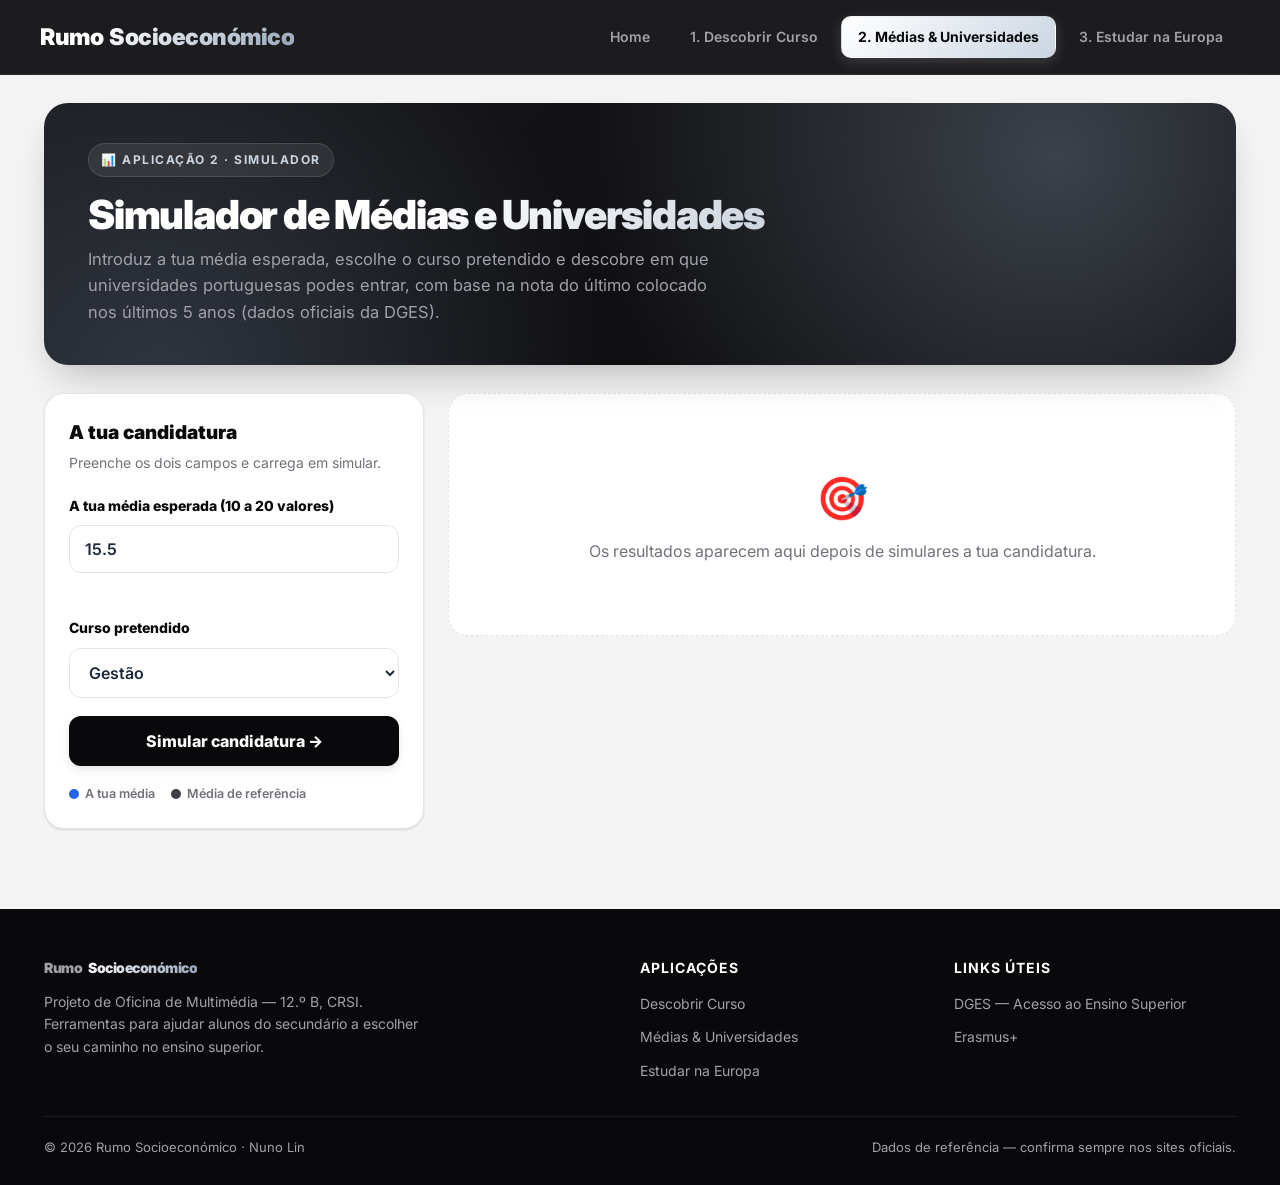
<file: medias.html>
<!DOCTYPE html>
<html lang="pt-PT">
<head>
    <meta charset="UTF-8">
    <meta name="viewport" content="width=device-width, initial-scale=1.0">
    <title>Médias & Universidades — Rumo Socioeconómico</title>
    <link rel="preconnect" href="https://fonts.googleapis.com">
    <link href="https://fonts.googleapis.com/css2?family=Inter:wght@400;500;600;700;800;900&display=swap" rel="stylesheet">
    <link rel="stylesheet" href="Estilos.css">
    <style>
        .sim-layout { display: grid; grid-template-columns: 380px 1fr; gap: 24px; align-items: start; }

        .sim-form { position: sticky; top: 96px; }
        .sim-form h3 { font-size: 19px; font-weight: 900; color: var(--preto); margin-bottom: 4px; }
        .sim-form .sub { font-size: 14px; color: var(--cinza); margin-bottom: 20px; }

        .form-group { display: flex; flex-direction: column; gap: 8px; margin-bottom: 18px; }
        label { font-weight: 800; color: var(--preto); font-size: 14px; }

        input[type="number"], select {
            padding: 13px 15px; border-radius: 12px;
            border: 1px solid var(--cinza-claro); background: var(--branco);
            color: #1e293b; font-size: 16px; font-family: inherit; font-weight: 600;
            transition: border-color .2s, box-shadow .2s;
        }
        input[type="number"]:focus, select:focus { outline: none; border-color: var(--preto); box-shadow: 0 0 0 4px rgba(0,0,0,.06); }
        .erro { color: #dc2626; font-size: 13px; font-weight: 700; min-height: 18px; }

        .btn-simulate {
            width: 100%; background: var(--preto); color: #fff; border: none;
            padding: 15px; font-size: 16px; font-weight: 800; border-radius: 12px;
            cursor: pointer; font-family: inherit; transition: background .2s, transform .2s;
            box-shadow: var(--sombra-md);
        }
        .btn-simulate:hover { background: var(--cinza-escuro); transform: translateY(-2px); }

        .legenda { display: flex; gap: 16px; margin-top: 18px; font-size: 12.5px; color: var(--cinza); font-weight: 600; }
        .legenda i { display: inline-block; width: 10px; height: 10px; border-radius: 50%; margin-right: 6px; vertical-align: middle; }

        /* Estado inicial (antes de simular) */
        .vazio-inicial {
            text-align: center; padding: 70px 30px; color: var(--cinza);
            background: var(--branco); border: 1px dashed var(--cinza-claro); border-radius: 20px;
        }
        .vazio-inicial b { display: block; font-size: 42px; margin-bottom: 8px; }

        /* Resultados */
        .results-section { display: none; animation: entrar .4s ease both; }
        .results-title { font-size: 22px; font-weight: 900; color: var(--preto); margin-bottom: 6px; }
        #resumo { color: var(--cinza-escuro); font-size: 15px; margin-bottom: 18px; }
        #resumo b { color: var(--preto); }

        .uni-card {
            background: var(--branco); border: 1px solid var(--cinza-claro);
            border-left: 5px solid var(--cinza-claro);
            border-radius: 16px; padding: 20px 22px; margin-bottom: 14px;
            display: flex; justify-content: space-between; align-items: center; gap: 20px;
            box-shadow: var(--sombra-sm); transition: transform .2s, box-shadow .2s;
            animation: entrar .4s ease both;
        }
        .uni-card:hover { transform: translateY(-3px); box-shadow: var(--sombra-md); }
        .uni-card.ok { border-left-color: #16a34a; }
        .uni-card.nao { border-left-color: #dc2626; }

        .uni-info { flex: 1; min-width: 0; }
        .uni-pop { font-size: 11.5px; font-weight: 800; color: var(--cinza); text-transform: uppercase; letter-spacing: .6px; }
        .uni-info h3 { font-size: 17px; font-weight: 800; color: var(--preto); margin: 2px 0 4px; line-height: 1.3; }
        .uni-meta { font-size: 14px; color: var(--cinza); }
        .uni-meta span { font-weight: 800; color: var(--preto); }

        .uni-notas { font-size: 12.5px; color: var(--cinza); margin-top: 4px; }
        .uni-notas b { color: var(--cinza-escuro); }

        .escala { position: relative; height: 6px; border-radius: 999px; background: var(--fundo); margin-top: 14px; max-width: 420px; }
        .escala i { position: absolute; top: 50%; width: 14px; height: 14px; border-radius: 50%; transform: translate(-50%, -50%); border: 2px solid #fff; box-shadow: var(--sombra-sm); }
        .escala .ref { background: var(--cinza-escuro); }
        .escala .aluno { background: #2563eb; }

        .uni-status { text-align: right; display: flex; flex-direction: column; align-items: flex-end; gap: 10px; }
        .badge-pos, .badge-neg { padding: 5px 12px; border-radius: 999px; font-size: 12.5px; font-weight: 800; white-space: nowrap; }
        .badge-pos { background: #dcfce7; color: #166534; }
        .badge-neg { background: #fee2e2; color: #991b1b; }

        .btn-uni-link {
            background: var(--preto); color: #fff; text-decoration: none;
            padding: 8px 14px; border-radius: 10px; font-size: 13px; font-weight: 700;
            white-space: nowrap; transition: background .2s;
        }
        .btn-uni-link:hover { background: var(--cinza-escuro); }

        .no-results { text-align: center; padding: 30px; color: var(--cinza); font-style: italic; }

        @media (max-width: 920px) {
            .sim-layout { grid-template-columns: 1fr; }
            .sim-form { position: static; }
            .uni-card { flex-direction: column; align-items: flex-start; }
            .uni-status { align-items: flex-start; flex-direction: row; }
        }
    </style>
</head>
<body>

    <!-- Barra de Navegação Superior -->
    <nav class="navbar">
        <a href="HTMLProjeto.html" class="navbar-brand">Rumo<span>Socioeconómico</span></a>
        <input type="checkbox" id="menu-toggle" class="menu-toggle">
        <label for="menu-toggle" class="menu-btn" aria-label="Abrir menu">☰</label>
        <ul class="nav-links">
            <li><a href="HTMLProjeto.html">Home</a></li>
            <li><a href="questionario.html">1. Descobrir Curso</a></li>
            <li><a href="medias.html" class="active">2. Médias & Universidades</a></li>
            <li><a href="europa.html">3. Estudar na Europa</a></li>
        </ul>
    </nav>

    <main class="contentor">
        <header class="page-hero">
            <span class="eyebrow">📊 Aplicação 2 · Simulador</span>
            <h1>Simulador de Médias e Universidades</h1>
            <p>Introduz a tua média esperada, escolhe o curso pretendido e descobre em que universidades portuguesas podes entrar, com base na nota do último colocado nos últimos 5 anos (dados oficiais da DGES).</p>
        </header>

        <div class="sim-layout">
            <!-- Formulário -->
            <div class="cartao sim-form">
                <h3>A tua candidatura</h3>
                <p class="sub">Preenche os dois campos e carrega em simular.</p>

                <div class="form-group">
                    <label for="input-media">A tua média esperada (10 a 20 valores)</label>
                    <input type="number" id="input-media" step="0.1" min="10" max="20" value="15.5" placeholder="Ex: 16.2">
                    <span class="erro" id="erro-media"></span>
                </div>

                <div class="form-group">
                    <label for="select-curso">Curso pretendido</label>
                    <select id="select-curso">
                        <option value="Gestão">Gestão</option>
                        <option value="Economia">Economia</option>
                        <option value="Finanças">Finanças</option>
                        <option value="Direito">Direito</option>
                        <option value="Marketing">Marketing</option>
                        <option value="Contabilidade e Finanças">Contabilidade e Finanças</option>
                        <option value="MAEG">Matemática Aplicada à Economia e Gestão (MAEG)</option>
                        <option value="Relações Internacionais">Relações Internacionais</option>
                    </select>
                </div>

                <button type="button" class="btn-simulate" onclick="simularUniversidades()">Simular candidatura →</button>

                <div class="legenda">
                    <span><i style="background:#2563eb"></i>A tua média</span>
                    <span><i style="background:#3f3f46"></i>Média de referência</span>
                </div>
            </div>

            <!-- Resultados -->
            <div>
                <div class="vazio-inicial" id="vazio-inicial">
                    <b>🎯</b>
                    Os resultados aparecem aqui depois de simulares a tua candidatura.
                </div>
                <div id="results-section" class="results-section">
                    <div class="results-title">Universidades disponíveis</div>
                    <p id="resumo"></p>
                    <p class="fonte" style="margin: -8px 0 14px;">Fonte: DGES — nota de candidatura do último colocado pelo contingente geral, 1.ª fase (2021–2025). As notas variam de ano para ano: usa-as como referência.</p>
                    <div id="uni-list">
                        <!-- Os resultados são injetados aqui via JS -->
                    </div>
                </div>
            </div>
        </div>
    </main>

    <!-- Rodapé -->
    <footer class="rodape">
        <div class="contentor">
            <div class="rodape-grid">
                <div>
                    <a href="HTMLProjeto.html" class="navbar-brand">Rumo<span>Socioeconómico</span></a>
                    <p>Projeto de Oficina de Multimédia — 12.º B, CRSI. Ferramentas para ajudar alunos do secundário a escolher o seu caminho no ensino superior.</p>
                </div>
                <div>
                    <h4>Aplicações</h4>
                    <ul>
                        <li><a href="questionario.html">Descobrir Curso</a></li>
                        <li><a href="medias.html">Médias & Universidades</a></li>
                        <li><a href="europa.html">Estudar na Europa</a></li>
                    </ul>
                </div>
                <div>
                    <h4>Links úteis</h4>
                    <ul>
                        <li><a href="https://www.dges.gov.pt/" target="_blank" rel="noopener">DGES — Acesso ao Ensino Superior</a></li>
                        <li><a href="https://erasmus-plus.ec.europa.eu/" target="_blank" rel="noopener">Erasmus+</a></li>
                    </ul>
                </div>
            </div>
            <div class="rodape-base">
                <span>© 2026 Rumo Socioeconómico · Nuno Lin</span>
                <span>Dados de referência — confirma sempre nos sites oficiais.</span>
            </div>
        </div>
    </footer>

    <script>
        // Nota de candidatura do último colocado (contingente geral, 1.ª fase), na escala 0-20.
        // Fonte: DGES — 2021 e 2022: estatísticas por curso; 2023 a 2025: guias de acesso (dges.gov.pt).
        // "notas" = valores de 2021, 2022, 2023, 2024 e 2025; "mediaUltimos5Anos" = média desses 5 anos.
        const baseDadosUniversidades = {
            "Gestão": [
                { nome: "Faculdade de Economia do Porto (FEP)", curso: "Gestão", notas: [17.58, 18.05, 17.9, 18.35, 17.8], mediaUltimos5Anos: 17.9, link: "https://www.dges.gov.pt/guias/detcursopi.asp?codc=9147&code=1116" },
                { nome: "Nova School of Business and Economics (Nova SBE)", curso: "Gestão", notas: [17.25, 17.9, 17.85, 18.3, 17.76], mediaUltimos5Anos: 17.8, link: "https://www.dges.gov.pt/guias/detcursopi.asp?codc=9147&code=0904" },
                { nome: "ISCTE – Instituto Universitário de Lisboa", curso: "Gestão", notas: [17.0, 17.2, 16.55, 17.15, 16.45], mediaUltimos5Anos: 16.9, link: "https://www.dges.gov.pt/guias/detcursopi.asp?codc=9147&code=6800" },
                { nome: "ISEG – Lisbon School of Economics & Management", curso: "Gestão", notas: [16.13, 16.68, 16.65, 17.3, 16.71], mediaUltimos5Anos: 16.7, link: "https://www.dges.gov.pt/guias/detcursopi.asp?codc=9147&code=1517" },
                { nome: "Faculdade de Economia da Universidade de Coimbra (FEUC)", curso: "Gestão", notas: [16.0, 16.6, 16.33, 17.0, 16.15], mediaUltimos5Anos: 16.4, link: "https://www.dges.gov.pt/guias/detcursopi.asp?codc=9147&code=0503" }
            ],
            "Economia": [
                { nome: "Nova School of Business and Economics (Nova SBE)", curso: "Economia", notas: [16.85, 17.65, 17.35, 18.0, 17.46], mediaUltimos5Anos: 17.5, link: "https://www.dges.gov.pt/guias/detcursopi.asp?codc=9081&code=0904" },
                { nome: "Faculdade de Economia do Porto (FEP)", curso: "Economia", notas: [16.95, 17.4, 17.3, 17.83, 17.23], mediaUltimos5Anos: 17.3, link: "https://www.dges.gov.pt/guias/detcursopi.asp?codc=9081&code=1116" },
                { nome: "Universidade do Minho", curso: "Economia", notas: [16.56, 16.86, 16.76, 17.22, 16.45], mediaUltimos5Anos: 16.8, link: "https://www.dges.gov.pt/guias/detcursopi.asp?codc=9081&code=1000" },
                { nome: "ISEG – Lisbon School of Economics & Management", curso: "Economia", notas: [15.7, 16.4, 16.2, 16.8, 16.19], mediaUltimos5Anos: 16.3, link: "https://www.dges.gov.pt/guias/detcursopi.asp?codc=9081&code=1517" },
                { nome: "Faculdade de Economia da Universidade de Coimbra (FEUC)", curso: "Economia", notas: [14.25, 15.1, 15.33, 15.9, 15.23], mediaUltimos5Anos: 15.2, link: "https://www.dges.gov.pt/guias/detcursopi.asp?codc=9081&code=0503" }
            ],
            "Finanças": [
                { nome: "ISEG – Lisbon School of Economics & Management", curso: "Finanças (ensino em inglês)", notas: [15.25, 16.23, 16.18, 16.6, 16.29], mediaUltimos5Anos: 16.1, link: "https://www.dges.gov.pt/guias/detcursopi.asp?codc=A013&code=1517" },
                { nome: "ISCTE – Instituto Universitário de Lisboa", curso: "Finanças e Contabilidade", notas: [15.58, 16.15, 15.8, 16.3, 15.73], mediaUltimos5Anos: 15.9, link: "https://www.dges.gov.pt/guias/detcursopi.asp?codc=8029&code=6800" },
                { nome: "ISCA – Universidade de Aveiro", curso: "Finanças", notas: [15.81, 15.7, 15.8, 16.36, 15.78], mediaUltimos5Anos: 15.9, link: "https://www.dges.gov.pt/guias/detcursopi.asp?codc=9140&code=3011" },
                { nome: "ISCAL – Politécnico de Lisboa", curso: "Finanças Empresariais", notas: [15.79, 15.99, 16.11, 15.96, 15.35], mediaUltimos5Anos: 15.8, link: "https://www.dges.gov.pt/guias/detcursopi.asp?codc=9476&code=3117" }
            ],
            "Direito": [
                { nome: "Faculdade de Direito da Universidade do Porto (FDUP)", curso: "Direito", notas: [17.72, 17.68, 18.14, 18.22, 17.78], mediaUltimos5Anos: 17.9, link: "https://www.dges.gov.pt/guias/detcursopi.asp?codc=9078&code=1114" },
                { nome: "Faculdade de Direito da Universidade Nova de Lisboa (NOVA)", curso: "Direito", notas: [17.44, 17.6, 17.36, 17.48, 17.8], mediaUltimos5Anos: 17.5, link: "https://www.dges.gov.pt/guias/detcursopi.asp?codc=9078&code=0911" },
                { nome: "Faculdade de Direito da Universidade de Coimbra (FDUC)", curso: "Direito", notas: [16.85, 16.8, 17.0, 17.05, 16.5], mediaUltimos5Anos: 16.8, link: "https://www.dges.gov.pt/guias/detcursopi.asp?codc=9078&code=0502" },
                { nome: "Faculdade de Direito da Universidade de Lisboa (FDUL)", curso: "Direito", notas: [16.25, 16.0, 15.98, 15.95, 16.33], mediaUltimos5Anos: 16.1, link: "https://www.dges.gov.pt/guias/detcursopi.asp?codc=9078&code=1504" }
            ],
            "Marketing": [
                { nome: "Universidade do Minho", curso: "Marketing", notas: [16.84, 16.94, 17.22, 17.3, 16.0], mediaUltimos5Anos: 16.9, link: "https://www.dges.gov.pt/guias/detcursopi.asp?codc=9205&code=1000" },
                { nome: "ISCTE – Instituto Universitário de Lisboa", curso: "Gestão de Marketing", notas: [16.13, 16.68, 16.2, 16.6, 16.05], mediaUltimos5Anos: 16.3, link: "https://www.dges.gov.pt/guias/detcursopi.asp?codc=9156&code=6800" },
                { nome: "ISCAP – Politécnico do Porto", curso: "Marketing", notas: [16.54, 16.61, 16.8, 16.44, 14.6], mediaUltimos5Anos: 16.2, link: "https://www.dges.gov.pt/guias/detcursopi.asp?codc=9205&code=3134" },
                { nome: "ISCA – Universidade de Aveiro", curso: "Marketing", notas: [16.05, 15.76, 16.37, 15.88, 14.08], mediaUltimos5Anos: 15.6, link: "https://www.dges.gov.pt/guias/detcursopi.asp?codc=9205&code=3011" }
            ],
            "Contabilidade e Finanças": [
                { nome: "ISCAP – Politécnico do Porto", curso: "Contabilidade e Administração", notas: [14.63, 15.61, 14.53, 15.21, 10.65], mediaUltimos5Anos: 14.1, link: "https://www.dges.gov.pt/guias/detcursopi.asp?codc=9058&code=3134" },
                { nome: "ESCE – Politécnico de Setúbal", curso: "Contabilidade e Finanças", notas: [14.15, 14.41, 14.66, 14.15, 12.55], mediaUltimos5Anos: 14.0, link: "https://www.dges.gov.pt/guias/detcursopi.asp?codc=9627&code=3153" },
                { nome: "ESTG – Politécnico de Leiria", curso: "Contabilidade e Finanças", notas: [13.0, 13.29, 12.9, 13.5, 11.38], mediaUltimos5Anos: 12.8, link: "https://www.dges.gov.pt/guias/detcursopi.asp?codc=9627&code=3102" }
            ],
            "MAEG": [
                { nome: "ISEG – Lisbon School of Economics & Management", curso: "Matemática Aplicada à Economia e à Gestão", notas: [18.15, 18.25, 18.2, 18.9, 18.51], mediaUltimos5Anos: 18.4, link: "https://www.dges.gov.pt/guias/detcursopi.asp?codc=9210&code=1517" },
                { nome: "Universidade de Évora", curso: "Matemática Aplicada à Economia e à Gestão", notas: [12.23, 12.75, 12.79, 12.34, 11.75], mediaUltimos5Anos: 12.4, link: "https://www.dges.gov.pt/guias/detcursopi.asp?codc=9210&code=0602" },
                { nome: "Universidade do Algarve", curso: "Matemática Aplicada à Economia e à Gestão", notas: [11.84, 11.96, 12.25, 11.58, 13.08], mediaUltimos5Anos: 12.1, link: "https://www.dges.gov.pt/guias/detcursopi.asp?codc=9210&code=0203" }
            ],
            "Relações Internacionais": [
                { nome: "Faculdade de Economia da Universidade de Coimbra (FEUC)", curso: "Relações Internacionais", notas: [17.45, 16.95, 17.05, 17.5, 16.75], mediaUltimos5Anos: 17.1, link: "https://www.dges.gov.pt/guias/detcursopi.asp?codc=9229&code=0503" },
                { nome: "ISCSP – Universidade de Lisboa", curso: "Relações Internacionais", notas: [17.4, 16.45, 16.8, 16.8, 16.08], mediaUltimos5Anos: 16.7, link: "https://www.dges.gov.pt/guias/detcursopi.asp?codc=9229&code=1516" },
                { nome: "Universidade do Minho", curso: "Relações Internacionais", notas: [16.84, 16.64, 16.22, 16.8, 14.2], mediaUltimos5Anos: 16.1, link: "https://www.dges.gov.pt/guias/detcursopi.asp?codc=9229&code=1000" },
                { nome: "Universidade de Évora", curso: "Relações Internacionais", notas: [15.34, 15.4, 15.3, 15.28, 14.95], mediaUltimos5Anos: 15.3, link: "https://www.dges.gov.pt/guias/detcursopi.asp?codc=9229&code=0604" }
            ]
        };

        function simularUniversidades() {
            const mediaAluno = parseFloat(document.getElementById("input-media").value);
            const cursoSelecionado = document.getElementById("select-curso").value;
            const listaDiv = document.getElementById("uni-list");
            const resultadosSec = document.getElementById("results-section");

            if (isNaN(mediaAluno) || mediaAluno < 10 || mediaAluno > 20) {
                document.getElementById("erro-media").textContent = "Introduz uma média válida entre 10 e 20 valores.";
                document.getElementById("input-media").focus();
                return;
            }
            document.getElementById("erro-media").textContent = "";

            const universidades = baseDadosUniversidades[cursoSelecionado] || [];
            
            // Ordenar da média mais alta para a mais baixa
            universidades.sort((a, b) => b.mediaUltimos5Anos - a.mediaUltimos5Anos);

            resultadosSec.style.display = "block";
            document.getElementById("vazio-inicial").style.display = "none";
            listaDiv.innerHTML = "";

            if (universidades.length === 0) {
                listaDiv.innerHTML = `<div class="no-results">De momento não existem dados para este curso.</div>`;
                return;
            }

            // Resumo: em quantas universidades a média chega
            const conseguidas = universidades.filter(u => mediaAluno >= u.mediaUltimos5Anos).length;
            document.getElementById("resumo").innerHTML =
                `<b>${conseguidas} de ${universidades.length}</b> universidades em ${cursoSelecionado} têm média de referência igual ou inferior a <b>${mediaAluno.toFixed(1)}</b>.`;

            universidades.forEach(uni => {
                const entra = mediaAluno >= uni.mediaUltimos5Anos;
                const statusBadge = entra 
                    ? `<span class="badge-pos">Média Suficiente ✓</span>` 
                    : `<span class="badge-neg">Abaixo da Média ✕</span>`;

                const card = document.createElement("div");
                // Barra que compara a média do aluno com a média de referência (escala 10–20)
                const posRef = ((uni.mediaUltimos5Anos - 10) / 10) * 100;
                const posAluno = ((mediaAluno - 10) / 10) * 100;
                card.className = "uni-card " + (entra ? "ok" : "nao");
                card.innerHTML = `
                    <div class="uni-info">
                        <span class="uni-pop">${uni.curso}</span>
                        <h3>${uni.nome}</h3>
                        <div class="uni-meta">Média do último colocado (2021–2025): <span>${uni.mediaUltimos5Anos.toFixed(1)}</span></div>
                        <div class="uni-notas">${uni.notas.map((n, i) => `${2021 + i}: <b>${n.toFixed(1).replace(".", ",")}</b>`).join(" · ")}</div>
                        <div class="escala">
                            <i class="ref" style="left:${posRef}%" title="Média de referência"></i>
                            <i class="aluno" style="left:${posAluno}%" title="A tua média"></i>
                        </div>
                    </div>
                    <div class="uni-status">
                        ${statusBadge}
                        <a href="${uni.link}" target="_blank" class="btn-uni-link">Ver na DGES →</a>
                    </div>
                `;
                listaDiv.appendChild(card);
            });

            resultadosSec.scrollIntoView({ behavior: "smooth" });
        }
    </script>

</body>
</html>
</file>
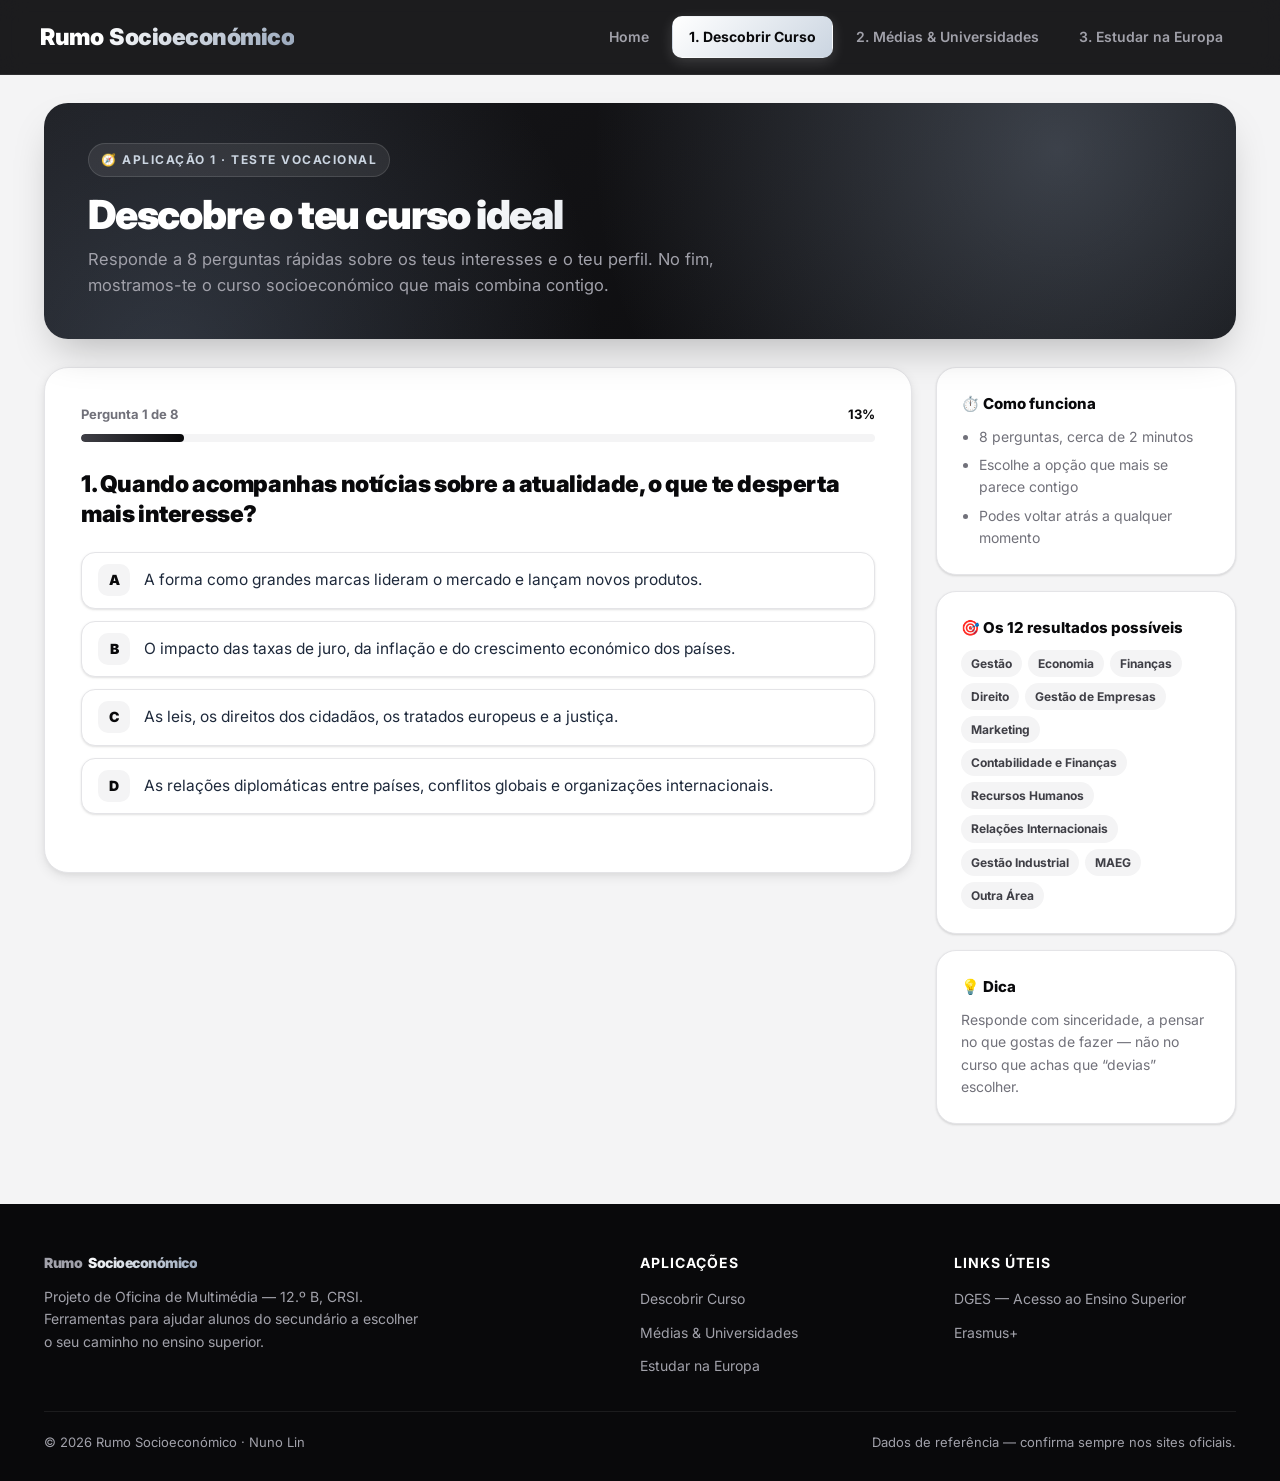
<file: questionario.html>
<!DOCTYPE html>
<html lang="pt-PT">
<head>
    <meta charset="UTF-8">
    <meta name="viewport" content="width=device-width, initial-scale=1.0">
    <title>Descobrir Curso — Rumo Socioeconómico</title>
    <link rel="preconnect" href="https://fonts.googleapis.com">
    <link href="https://fonts.googleapis.com/css2?family=Inter:wght@400;500;600;700;800;900&display=swap" rel="stylesheet">
    <link rel="stylesheet" href="Estilos.css">
    <style>
        .quiz-layout {
            display: grid;
            grid-template-columns: 1fr 300px;
            gap: 24px;
            align-items: start;
        }

        .quiz-container {
            background: var(--branco);
            border: 1px solid var(--cinza-claro);
            border-radius: 24px;
            padding: 36px;
            box-shadow: var(--sombra-md);
            min-height: 460px;
        }

        /* Barra de Progresso */
        .progress-wrapper { margin-bottom: 28px; }
        .progress-info {
            display: flex; justify-content: space-between;
            font-size: 13px; font-weight: 700; color: var(--cinza);
            margin-bottom: 10px;
        }
        .progress-info #percent-text { color: var(--preto); }
        .progress-bar-bg { width: 100%; height: 8px; background: var(--fundo); border-radius: 999px; overflow: hidden; }
        .progress-bar-fill {
            height: 100%; width: 12.5%;
            background: linear-gradient(90deg, #3f3f46, #09090b);
            border-radius: 999px;
            transition: width .45s ease;
        }

        /* Pergunta */
        .question-card { animation: fadeSlideIn .35s ease forwards; }
        @keyframes fadeSlideIn { from { opacity: 0; transform: translateX(16px); } to { opacity: 1; transform: translateX(0); } }

        .question-title {
            font-weight: 900; font-size: 23px; letter-spacing: -.4px;
            color: var(--preto); margin-bottom: 22px; line-height: 1.3;
        }

        .options-list { display: flex; flex-direction: column; gap: 12px; counter-reset: opcao; }

        .option-btn {
            position: relative;
            text-align: left;
            background: var(--branco);
            border: 1px solid var(--cinza-claro);
            border-radius: 14px;
            padding: 16px 18px 16px 62px;
            font-size: 15.5px;
            color: #1e293b;
            cursor: pointer;
            transition: all .2s ease;
            font-family: inherit;
            line-height: 1.45;
            box-shadow: var(--sombra-sm);
        }

        /* letra A, B, C, D antes de cada opção */
        .option-btn::before {
            counter-increment: opcao;
            content: counter(opcao, upper-alpha);
            position: absolute; left: 16px; top: 50%; transform: translateY(-50%);
            width: 32px; height: 32px; border-radius: 10px;
            display: grid; place-items: center;
            background: var(--fundo); color: var(--preto);
            font-weight: 900; font-size: 14px;
            transition: all .2s;
        }

        .option-btn:hover { border-color: var(--preto); transform: translateX(4px); box-shadow: var(--sombra-md); }
        .option-btn:hover::before { background: var(--preto); color: #fff; }
        .option-btn.selected { background: var(--preto); color: #fff; border-color: var(--preto); font-weight: 600; }
        .option-btn.selected::before { background: var(--prata); color: var(--preto); }

        .quiz-footer { margin-top: 22px; }
        .btn-back {
            background: transparent; border: 1px solid var(--cinza-claro);
            color: var(--cinza-escuro); padding: 9px 16px; border-radius: 10px;
            font-size: 14px; font-weight: 700; cursor: pointer; font-family: inherit;
            transition: all .2s;
        }
        .btn-back:hover { border-color: var(--preto); color: var(--preto); }

        /* Painel lateral */
        .lado { display: grid; gap: 16px; }
        .lado .cartao h4 { font-size: 15px; font-weight: 800; color: var(--preto); margin-bottom: 10px; }
        .lado .cartao p, .lado li { font-size: 14px; color: var(--cinza); }
        .lado ul { padding-left: 18px; display: grid; gap: 6px; }
        .areas-chips { display: flex; flex-wrap: wrap; gap: 6px; }
        .areas-chips span { font-size: 12px; font-weight: 700; background: var(--fundo); padding: 4px 10px; border-radius: 999px; color: var(--cinza-escuro); }

        /* Resultado */
        .result-box {
            display: none;
            padding: 52px 36px;
            border-radius: 24px;
            text-align: center;
            color: #fff;
            background:
                radial-gradient(circle at 50% 0%, rgba(148,163,184,.35) 0%, transparent 55%),
                linear-gradient(135deg, #18181b 0%, #09090b 100%);
            box-shadow: var(--sombra-lg);
            animation: entrar .5s ease both;
        }

        .result-subtitle { font-size: 13px; text-transform: uppercase; letter-spacing: 2px; color: #94a3b8; font-weight: 800; }

        .main-course-title {
            font-size: 46px; font-weight: 900; line-height: 1.1; letter-spacing: -1.4px;
            margin: 14px auto 18px; max-width: 760px;
            background: linear-gradient(135deg, #ffffff 0%, #cbd5e1 50%, #ffffff 100%);
            -webkit-background-clip: text; -webkit-text-fill-color: transparent;
            animation: popInCenter .8s cubic-bezier(.16,1,.3,1) forwards;
        }

        @keyframes popInCenter {
            0% { opacity: 0; transform: scale(.65) translateY(15px); }
            100% { opacity: 1; transform: scale(1) translateY(0); }
        }

        .course-description { max-width: 640px; margin: 0 auto 28px; font-size: 16.5px; color: #d4d4d8; }

        .related-courses-box { border-top: 1px solid rgba(255,255,255,.1); padding-top: 22px; max-width: 640px; margin: 0 auto 8px; }
        .related-label { font-size: 13px; color: #94a3b8; margin-bottom: 12px; display: block; font-weight: 600; }
        .related-tags { display: flex; flex-wrap: wrap; justify-content: center; gap: 8px; }
        .related-tag {
            background: rgba(255,255,255,.06); border: 1px solid rgba(255,255,255,.15);
            color: #f4f4f5; padding: 7px 14px; border-radius: 999px; font-size: 13.5px; font-weight: 600;
        }

        .result-actions {
            display: flex; flex-direction: column; gap: 14px; align-items: center;
            margin-top: 26px; border-top: 1px solid rgba(255,255,255,.1); padding-top: 26px;
        }
        .action-row { display: flex; gap: 12px; flex-wrap: wrap; justify-content: center; }
        .btn-app-link {
            background: var(--prata); color: #000; text-decoration: none;
            padding: 13px 20px; border-radius: 12px; font-weight: 800; font-size: 14.5px;
            transition: transform .2s, box-shadow .2s;
        }
        .btn-app-link:hover { transform: translateY(-2px); box-shadow: 0 8px 20px rgba(255,255,255,.18); }
        .btn-retry {
            background: transparent; border: 1px solid rgba(255,255,255,.25); color: #e4e4e7;
            padding: 11px 20px; border-radius: 12px; cursor: pointer; font-size: 14px; font-weight: 700;
            font-family: inherit; transition: background .2s;
        }
        .btn-retry:hover { background: rgba(255,255,255,.08); }

        @media (max-width: 920px) {
            .quiz-layout { grid-template-columns: 1fr; }
            .quiz-container { padding: 24px; }
            .main-course-title { font-size: 32px; }
        }
    </style>
</head>
<body>

    <!-- Barra de Navegação Superior -->
    <nav class="navbar">
        <a href="HTMLProjeto.html" class="navbar-brand">Rumo<span>Socioeconómico</span></a>
        <input type="checkbox" id="menu-toggle" class="menu-toggle">
        <label for="menu-toggle" class="menu-btn" aria-label="Abrir menu">☰</label>
        <ul class="nav-links">
            <li><a href="HTMLProjeto.html">Home</a></li>
            <li><a href="questionario.html" class="active">1. Descobrir Curso</a></li>
            <li><a href="medias.html">2. Médias & Universidades</a></li>
            <li><a href="europa.html">3. Estudar na Europa</a></li>
        </ul>
    </nav>

    <main class="contentor">
        <header class="page-hero">
            <span class="eyebrow">🧭 Aplicação 1 · Teste vocacional</span>
            <h1>Descobre o teu curso ideal</h1>
            <p>Responde a 8 perguntas rápidas sobre os teus interesses e o teu perfil. No fim, mostramos-te o curso socioeconómico que mais combina contigo.</p>
        </header>

        <div class="quiz-layout">
            <div>
                <!-- Área do Questionário Interativo -->
                <div id="quiz-area" class="quiz-container">
                    <div class="progress-wrapper">
                        <div class="progress-info">
                            <span id="step-text">Pergunta 1 de 8</span>
                            <span id="percent-text">13%</span>
                        </div>
                        <div class="progress-bar-bg">
                            <div id="progress-fill" class="progress-bar-fill"></div>
                        </div>
                    </div>

                    <div id="question-box" class="question-card">
                        <!-- A pergunta atual é injetada aqui via JavaScript -->
                    </div>

                    <div class="quiz-footer">
                        <button id="btn-prev" class="btn-back" onclick="perguntaAnterior()" style="display: none;">← Pergunta anterior</button>
                    </div>
                </div>

                <!-- Caixa de Resultado Final -->
                <div id="result-box" class="result-box">
                    <div class="result-subtitle">O curso mais indicado para ti é</div>
                    <div id="main-course" class="main-course-title"></div>
                    <p id="course-desc" class="course-description"></p>

                    <div class="related-courses-box">
                        <span class="related-label">Outros cursos que também te podem interessar:</span>
                        <div id="related-tags" class="related-tags"></div>
                    </div>

                    <div class="result-actions">
                        <span style="font-size: 13px; color: #a1a1aa; font-weight: 600;">Continua para as próximas ferramentas:</span>
                        <div class="action-row">
                            <a href="medias.html" class="btn-app-link">📊 2. Simulador de Médias</a>
                            <a href="europa.html" class="btn-app-link">🌍 3. Estudar na Europa</a>
                        </div>
                        <button class="btn-retry" onclick="reiniciarTeste()">↻ Refazer questionário</button>
                    </div>
                </div>
            </div>

            <!-- Painel lateral com informação -->
            <aside class="lado">
                <div class="cartao">
                    <h4>⏱️ Como funciona</h4>
                    <ul>
                        <li>8 perguntas, cerca de 2 minutos</li>
                        <li>Escolhe a opção que mais se parece contigo</li>
                        <li>Podes voltar atrás a qualquer momento</li>
                    </ul>
                </div>
                <div class="cartao">
                    <h4>🎯 Os 12 resultados possíveis</h4>
                    <div class="areas-chips">
                        <span>Gestão</span><span>Economia</span><span>Finanças</span><span>Direito</span>
                        <span>Gestão de Empresas</span><span>Marketing</span><span>Contabilidade e Finanças</span>
                        <span>Recursos Humanos</span><span>Relações Internacionais</span><span>Gestão Industrial</span>
                        <span>MAEG</span><span>Outra Área</span>
                    </div>
                </div>
                <div class="cartao">
                    <h4>💡 Dica</h4>
                    <p>Responde com sinceridade, a pensar no que gostas de fazer — não no curso que achas que “devias” escolher.</p>
                </div>
            </aside>
        </div>
    </main>

    <!-- Rodapé -->
    <footer class="rodape">
        <div class="contentor">
            <div class="rodape-grid">
                <div>
                    <a href="HTMLProjeto.html" class="navbar-brand">Rumo<span>Socioeconómico</span></a>
                    <p>Projeto de Oficina de Multimédia — 12.º B, CRSI. Ferramentas para ajudar alunos do secundário a escolher o seu caminho no ensino superior.</p>
                </div>
                <div>
                    <h4>Aplicações</h4>
                    <ul>
                        <li><a href="questionario.html">Descobrir Curso</a></li>
                        <li><a href="medias.html">Médias & Universidades</a></li>
                        <li><a href="europa.html">Estudar na Europa</a></li>
                    </ul>
                </div>
                <div>
                    <h4>Links úteis</h4>
                    <ul>
                        <li><a href="https://www.dges.gov.pt/" target="_blank" rel="noopener">DGES — Acesso ao Ensino Superior</a></li>
                        <li><a href="https://erasmus-plus.ec.europa.eu/" target="_blank" rel="noopener">Erasmus+</a></li>
                    </ul>
                </div>
            </div>
            <div class="rodape-base">
                <span>© 2026 Rumo Socioeconómico · Nuno Lin</span>
                <span>Dados de referência — confirma sempre nos sites oficiais.</span>
            </div>
        </div>
    </footer>

    <script>
        const perguntas = [
            {
                texto: "1. Quando acompanhas notícias sobre a atualidade, o que te desperta mais interesse?",
                opcoes: [
                    { texto: "A forma como grandes marcas lideram o mercado e lançam novos produtos.", valor: "gestao" },
                    { texto: "O impacto das taxas de juro, da inflação e do crescimento económico dos países.", valor: "economia" },
                    { texto: "As leis, os direitos dos cidadãos, os tratados europeus e a justiça.", valor: "direito" },
                    { texto: "As relações diplomáticas entre países, conflitos globais e organizações internacionais.", valor: "ri" }
                ]
            },
            {
                texto: "2. Como descreves a tua relação com a Matemática e os números?",
                opcoes: [
                    { texto: "Adoro matemática avançada, programação e modelos estatísticos complexos.", valor: "maeg" },
                    { texto: "Gosto de analisar investimentos, mercados financeiros, ações e risco.", valor: "financas" },
                    { texto: "Gosto de rigor, organização de contas, balanços e fiscalidade.", valor: "contabilidade" },
                    { texto: "Prefiro lidar com pessoas, comunicação, argumentação ou criatividade do que com cálculos intensivos.", valor: "humanas" }
                ]
            },
            {
                texto: "3. Num projeto ou trabalho de grupo, qual é o papel que assumes naturalmente?",
                opcoes: [
                    { texto: "Coordeno a equipa, organizo prazos e garanto que tudo funciona de forma eficiente.", valor: "empresas" },
                    { texto: "Crio a apresentação, penso na imagem, na comunicação e em como cativar o público.", valor: "marketing" },
                    { texto: "Preocupo-me com o bem-estar do grupo, a motivação de cada membro e a resolução de conflitos.", valor: "rh" },
                    { texto: "Otimizo os processos, procuro melhorar a logística e tornar o trabalho mais produtivo.", valor: "industrial" }
                ]
            },
            {
                texto: "4. Qual destas áreas te parece mais aliciante para o teu futuro profissional?",
                opcoes: [
                    { texto: "Banca de investimento, consultoria financeira ou gestão de patrimónios.", valor: "financas" },
                    { texto: "Publicidade, gestão de marcas (branding), estudos de mercado e redes sociais.", valor: "marketing" },
                    { texto: "Advocacia, magistratura, assessoria jurídica ou direito empresarial.", valor: "direito" },
                    { texto: "Gestão de operações, cadeias de abastecimento, tecnologia e indústria.", valor: "industrial" }
                ]
            },
            {
                texto: "5. Se tivesses de criar um projeto próprio, qual seria a tua maior prioridade?",
                opcoes: [
                    { texto: "Definir a estratégia global do negócio e identificar oportunidades de crescimento.", valor: "gestao" },
                    { texto: "Garantir o controlo rigoroso dos custos, impostos e sustentabilidade financeira.", valor: "contabilidade" },
                    { texto: "Recrutar os melhores talentos e construir uma excelente cultura de trabalho.", valor: "rh" },
                    { texto: "Explorar uma área criativa, tecnológica ou fora do mundo empresarial tradicional.", valor: "outra" }
                ]
            },
            {
                texto: "6. Qual destas disciplinas ou temas te desperta maior curiosidade?",
                opcoes: [
                    { texto: "Macroeconomia, Políticas Públicas e História Económica.", valor: "economia" },
                    { texto: "Econometria, Investigação Operacional e Ciência de Dados.", valor: "maeg" },
                    { texto: "Ciência Política, Geopolítica, Línguas Estrangeiras e Diplomacia.", valor: "ri" },
                    { texto: "Empreendedorismo, Liderança e Estratégia Empresarial.", valor: "empresas" }
                ]
            },
            {
                texto: "7. Onde te imaginas a trabalhar daqui a 10 anos?",
                opcoes: [
                    { texto: "Numa embaixada, na União Europeia, na ONU ou numa ONG internacional.", valor: "ri" },
                    { texto: "Numa grande empresa tecnológica ou industrial a gerir processos e inovação.", valor: "industrial" },
                    { texto: "Numa grande sociedade de auditoria (Big Four) ou departamento financeiro.", valor: "contabilidade" },
                    { texto: "Num ambiente totalmente diferente (saúde, artes, desporto, ensino ou programação pura).", valor: "outra" }
                ]
            },
            {
                texto: "8. Perante um problema complexo, qual é a tua abordagem habitual?",
                opcoes: [
                    { texto: "Uso dados, estatística e lógica matemática para prever o melhor cenário.", valor: "maeg" },
                    { texto: "Analiso as regras, os regulamentos e construo uma argumentação sólida.", valor: "direito" },
                    { texto: "Penso fora da caixa e procuro uma solução criativa centrada nas pessoas.", valor: "marketing" },
                    { texto: "Tomo decisões práticas e rápidas para resolver o problema e avançar.", valor: "gestao" }
                ]
            }
        ];

        const dadosCursos = {
            gestao: {
                nome: "Gestão",
                descricao: "Tens uma visão estratégica, prática e orientada para a tomada de decisões. O curso de Gestão prepara-te de forma transversal em finanças, marketing, operações e liderança para gerires organizações ou criares o teu próprio negócio.",
                relacionados: ["Gestão de Empresas", "Economia", "Marketing", "Finanças"]
            },
            economia: {
                nome: "Economia",
                descricao: "Tens um perfil analítico e gostas de compreender o panorama global. Economia ensina-te a analisar mercados, políticas públicas, inflação e o funcionamento da sociedade com uma sólida base quantitativa.",
                relacionados: ["Finanças", "Matemática Aplicada à Economia e à Gestão (MAEG)", "Gestão", "Relações Internacionais"]
            },
            financas: {
                nome: "Finanças",
                descricao: "Tens apetência para os mercados financeiros, análise de investimentos e gestão de capital. Este curso foca-se na banca, avaliação de empresas, gestão de risco e mercados de capitais.",
                relacionados: ["Contabilidade e Finanças", "Economia", "Gestão", "Matemática Aplicada à Economia e à Gestão (MAEG)"]
            },
            direito: {
                nome: "Direito",
                descricao: "Tens espírito crítico, capacidade de argumentação e interesse pelas leis que regem a sociedade e as empresas. Direito abre portas para a advocacia, magistratura, diplomacia e consultoria jurídica.",
                relacionados: ["Relações Internacionais", "Gestão de Recursos Humanos", "Economia"]
            },
            empresas: {
                nome: "Gestão de Empresas",
                descricao: "Focas-te na organização interna, liderança de equipas e eficiência operacional. É um curso extremamente prático voltado para a administração e crescimento sustentável de pequenas, médias e grandes empresas.",
                relacionados: ["Gestão", "Contabilidade e Finanças", "Gestão de Recursos Humanos", "Marketing"]
            },
            marketing: {
                nome: "Marketing",
                descricao: "Combinas criatividade com análise de mercado e comportamento do consumidor. Vais aprender a construir marcas, gerir comunicação digital, lançar produtos e criar estratégias comerciais de impacto.",
                relacionados: ["Gestão", "Gestão de Empresas", "Gestão de Recursos Humanos"]
            },
            contabilidade: {
                nome: "Contabilidade e Finanças",
                descricao: "És rigoroso, organizado e gostas de trabalhar com informação financeira estruturada. Prepara-te para auditoria, fiscalidade, controlo de gestão e direção financeira com altíssima empregabilidade.",
                relacionados: ["Finanças", "Gestão de Empresas", "Gestão", "Economia"]
            },
            rh: {
                nome: "Gestão de Recursos Humanos",
                descricao: "Valorizas o fator humano nas organizações. Este curso foca-se no recrutamento, desenvolvimento de talento, liderança, motivação de equipas e psicologia organizacional.",
                relacionados: ["Gestão de Empresas", "Marketing", "Direito", "Gestão"]
            },
            ri: {
                nome: "Relações Internacionais",
                descricao: "Tens interesse pelo mundo global, diplomacia, política internacional e cooperação entre estados. Combina economia, direito internacional, história e ciência política.",
                relacionados: ["Direito", "Economia", "Marketing"]
            },
            industrial: {
                nome: "Gestão e Engenharia Industrial",
                descricao: "Fazes a ponte entre a engenharia, a tecnologia e a gestão. Vais aprender a otimizar processos produtivos, cadeias de logística, qualidade e inovação tecnológica nas empresas.",
                relacionados: ["Gestão", "Matemática Aplicada à Economia e à Gestão (MAEG)", "Gestão de Empresas"]
            },
            maeg: {
                nome: "Matemática Aplicada à Economia e à Gestão (MAEG)",
                descricao: "Tens uma forte aptidão matemática e gostas de resolver problemas económicos através de modelos quantitativos, estatística avançada, ciência de dados e programação.",
                relacionados: ["Economia", "Finanças", "Gestão e Engenharia Industrial"]
            },
            outra: {
                nome: "Outra Área",
                descricao: "As tuas respostas mostram interesses que vão além do núcleo tradicional das Ciências Socioeconómicas! Podes explorar cursos nas áreas das Tecnologias de Informação, Comunicação, Psicologia, Desporto ou Artes.",
                relacionados: ["Marketing", "Gestão de Recursos Humanos", "Gestão e Engenharia Industrial"]
            }
        };

        let indiceAtual = 0;
        let respostasEscolhidas = new Array(perguntas.length).fill(null);

        function renderizarPergunta() {
            const pergunta = perguntas[indiceAtual];
            const questionBox = document.getElementById("question-box");
            const stepText = document.getElementById("step-text");
            const percentText = document.getElementById("percent-text");
            const progressFill = document.getElementById("progress-fill");
            const btnPrev = document.getElementById("btn-prev");

            const progresso = Math.round(((indiceAtual + 1) / perguntas.length) * 100);
            stepText.textContent = `Pergunta ${indiceAtual + 1} de ${perguntas.length}`;
            percentText.textContent = `${progresso}%`;
            progressFill.style.width = `${progresso}%`;

            btnPrev.style.display = indiceAtual > 0 ? "inline-block" : "none";

            questionBox.style.animation = "none";
            questionBox.offsetHeight;
            questionBox.style.animation = null;

            let htmlOpcoes = "";
            pergunta.opcoes.forEach((op, i) => {
                const selecionada = respostasEscolhidas[indiceAtual] === op.valor ? "selected" : "";
                htmlOpcoes += `
                    <button type="button" class="option-btn ${selecionada}" onclick="selecionarOpcao('${op.valor}')">
                        ${op.texto}
                    </button>
                `;
            });

            questionBox.innerHTML = `
                <div class="question-title">${pergunta.texto}</div>
                <div class="options-list">${htmlOpcoes}</div>
            `;
        }

        function selecionarOpcao(valor) {
            respostasEscolhidas[indiceAtual] = valor;

            if (indiceAtual < perguntas.length - 1) {
                indiceAtual++;
                renderizarPergunta();
            } else {
                mostrarResultado();
            }
        }

        function perguntaAnterior() {
            if (indiceAtual > 0) {
                indiceAtual--;
                renderizarPergunta();
            }
        }

        function mostrarResultado() {
            const pontuacao = {
                gestao: 0, economia: 0, financas: 0, direito: 0,
                empresas: 0, marketing: 0, contabilidade: 0, rh: 0,
                ri: 0, industrial: 0, maeg: 0, outra: 0
            };

            respostasEscolhidas.forEach(val => {
                if (val === "humanas") {
                    pontuacao.direito += 1;
                    pontuacao.rh += 1;
                    pontuacao.marketing += 1;
                } else if (pontuacao[val] !== undefined) {
                    pontuacao[val] += 2;
                }
            });

            let cursoVencedor = "gestao";
            let maxPontos = -1;

            for (const [curso, pontos] of Object.entries(pontuacao)) {
                if (pontos > maxPontos) {
                    maxPontos = pontos;
                    cursoVencedor = curso;
                }
            }

            const info = dadosCursos[cursoVencedor];
            document.getElementById("quiz-area").style.display = "none";

            const resultBox = document.getElementById("result-box");
            const mainCourseEl = document.getElementById("main-course");
            const descEl = document.getElementById("course-desc");
            const tagsEl = document.getElementById("related-tags");

            mainCourseEl.textContent = info.nome;
            descEl.textContent = info.descricao;

            tagsEl.innerHTML = "";
            info.relacionados.forEach(rel => {
                const span = document.createElement("span");
                span.className = "related-tag";
                span.textContent = rel;
                tagsEl.appendChild(span);
            });

            resultBox.style.display = "block";
            resultBox.scrollIntoView({ behavior: "smooth" });
        }

        function reiniciarTeste() {
            indiceAtual = 0;
            respostasEscolhidas = new Array(perguntas.length).fill(null);
            document.getElementById("result-box").style.display = "none";
            document.getElementById("quiz-area").style.display = "block";
            renderizarPergunta();
            window.scrollTo({ top: 0, behavior: "smooth" });
        }

        window.onload = renderizarPergunta;
    </script>

</body>
</html>
</file>
<file: Estilos.css>
/* =====================================================================
   Rumo Socioeconómico — Folha de estilos partilhada
   Cores principais: preto, grafite, prateado e branco.
   ===================================================================== */

/* --- Variáveis de design --- */
:root {
    --preto: #09090b;
    --grafite: #18181b;
    --grafite-2: #27272a;
    --cinza-escuro: #3f3f46;
    --cinza: #71717a;
    --cinza-claro: #e4e4e7;
    --fundo: #f4f4f5;
    --branco: #ffffff;
    --prata: linear-gradient(135deg, #ffffff 0%, #cbd5e1 100%);
    --prata-escura: linear-gradient(135deg, #334155 0%, #1e293b 55%, #09090b 100%);
    --sombra-sm: 0 1px 2px rgba(0,0,0,.06), 0 1px 3px rgba(0,0,0,.08);
    --sombra-md: 0 4px 12px rgba(0,0,0,.08), 0 2px 4px rgba(0,0,0,.04);
    --sombra-lg: 0 20px 40px -12px rgba(0,0,0,.25);
    --raio: 16px;
    --largura: 1240px;
}

/* --- Base --- */
* { box-sizing: border-box; margin: 0; padding: 0; }

html { scroll-behavior: smooth; }

body {
    font-family: 'Inter', 'Segoe UI', Arial, Helvetica, sans-serif;
    background-color: var(--fundo);
    color: #111827;
    line-height: 1.6;
    -webkit-font-smoothing: antialiased;
}

img { max-width: 100%; }

.contentor {
    max-width: var(--largura);
    margin: 0 auto;
    padding: 0 24px;
}

/* =====================================================================
   BARRA DE NAVEGAÇÃO
   ===================================================================== */
.navbar {
    background: rgba(9, 9, 11, 0.92);
    backdrop-filter: blur(12px);
    -webkit-backdrop-filter: blur(12px);
    color: var(--branco);
    padding: 16px 40px;
    display: flex;
    justify-content: space-between;
    align-items: center;
    position: sticky;
    top: 0;
    z-index: 1000;
    border-bottom: 1px solid rgba(255, 255, 255, 0.08);
}

.navbar-brand {
    font-size: 23px;
    font-weight: 900;
    letter-spacing: -0.5px;
    color: var(--branco);
    text-decoration: none;
    display: flex;
    align-items: center;
}


.navbar-brand span {
    margin-left: 6px;
    background: linear-gradient(135deg, #ffffff 0%, #94a3b8 100%);
    -webkit-background-clip: text;
    -webkit-text-fill-color: transparent;
}

.nav-links {
    list-style: none;
    display: flex;
    gap: 6px;
    align-items: center;
}

.nav-links a {
    display: inline-block;
    color: #a1a1aa;
    text-decoration: none;
    font-size: 14px;
    font-weight: 600;
    padding: 9px 16px;
    border-radius: 10px;
    border: 1px solid transparent;
    transition: all 0.2s ease;
}

.nav-links a:hover {
    color: var(--branco);
    background: rgba(255, 255, 255, 0.06);
}

.nav-links a.active {
    background: var(--prata);
    color: var(--preto);
    font-weight: 700;
    box-shadow: 0 4px 14px rgba(255, 255, 255, 0.15);
}

/* Menu para telemóvel (sem JavaScript: usa uma checkbox escondida) */
.menu-toggle { display: none; }
.menu-btn {
    display: none;
    width: 42px;
    height: 42px;
    border-radius: 10px;
    border: 1px solid rgba(255, 255, 255, 0.15);
    color: var(--branco);
    font-size: 20px;
    align-items: center;
    justify-content: center;
    cursor: pointer;
}

/* =====================================================================
   BOTÕES
   ===================================================================== */
.btn {
    display: inline-flex;
    align-items: center;
    gap: 8px;
    padding: 13px 22px;
    border-radius: 12px;
    font-weight: 700;
    font-size: 15px;
    font-family: inherit;
    text-decoration: none;
    cursor: pointer;
    border: 1px solid transparent;
    transition: transform 0.2s, box-shadow 0.2s, background 0.2s;
}

.btn:hover { transform: translateY(-2px); }

.btn-prata {
    background: var(--prata);
    color: var(--preto);
    border-color: #cbd5e1;
    box-shadow: 0 6px 18px rgba(255, 255, 255, 0.12);
}

.btn-escuro {
    background: var(--preto);
    color: var(--branco);
    box-shadow: var(--sombra-md);
}

.btn-escuro:hover { background: var(--cinza-escuro); }

.btn-contorno {
    background: transparent;
    color: var(--branco);
    border-color: rgba(255, 255, 255, 0.25);
}

.btn-contorno:hover { background: rgba(255, 255, 255, 0.08); }

/* compatibilidade com o nome antigo */
.btn-primary {
    display: inline-flex;
    align-items: center;
    gap: 8px;
    background: var(--prata);
    color: var(--preto);
    text-decoration: none;
    padding: 13px 24px;
    border-radius: 12px;
    font-weight: 800;
    font-size: 15px;
    border: 1px solid #cbd5e1;
    transition: transform 0.2s, box-shadow 0.2s;
}

.btn-primary:hover { transform: translateY(-2px); box-shadow: 0 8px 20px rgba(255, 255, 255, 0.18); }

/* =====================================================================
   CABEÇALHO DE PÁGINA (usado nas apps)
   ===================================================================== */
.page-hero {
    position: relative;
    margin: 28px 0 28px;
    padding: 40px 44px;
    border-radius: 24px;
    color: var(--branco);
    overflow: hidden;
    background:
        radial-gradient(circle at 85% 20%, rgba(148, 163, 184, 0.35) 0%, transparent 45%),
        radial-gradient(circle at 10% 110%, rgba(100, 116, 139, 0.35) 0%, transparent 40%),
        linear-gradient(135deg, #18181b 0%, #09090b 100%);
    box-shadow: var(--sombra-lg);
}

.eyebrow {
    display: inline-flex;
    align-items: center;
    gap: 8px;
    font-size: 12px;
    font-weight: 700;
    letter-spacing: 1.5px;
    text-transform: uppercase;
    color: #cbd5e1;
    background: rgba(255, 255, 255, 0.08);
    border: 1px solid rgba(255, 255, 255, 0.12);
    padding: 6px 12px;
    border-radius: 999px;
    margin-bottom: 16px;
}

.eyebrow.claro {
    color: var(--cinza-escuro);
    background: var(--branco);
    border-color: var(--cinza-claro);
}

.page-hero h1 {
    font-size: 40px;
    line-height: 1.08;
    font-weight: 900;
    letter-spacing: -1.2px;
    margin-bottom: 10px;
    background: linear-gradient(135deg, #ffffff 30%, #94a3b8 100%);
    -webkit-background-clip: text;
    -webkit-text-fill-color: transparent;
}

.page-hero p {
    max-width: 640px;
    color: #a1a1aa;
    font-size: 16.5px;
}

/* =====================================================================
   SECÇÕES E CARTÕES GENÉRICOS
   ===================================================================== */
.secao { padding: 64px 0 8px; }

.secao-cab { margin-bottom: 28px; max-width: 720px; }

.secao-cab h2 {
    font-size: 34px;
    font-weight: 900;
    letter-spacing: -1px;
    line-height: 1.15;
    color: var(--preto);
    margin-bottom: 8px;
}

.secao-cab p { color: var(--cinza); font-size: 16px; }

.cartao {
    background: var(--branco);
    border: 1px solid var(--cinza-claro);
    border-radius: 20px;
    padding: 24px;
    box-shadow: var(--sombra-sm);
}

.fonte {
    font-size: 12.5px;
    color: var(--cinza);
    margin-top: 14px;
}

.fonte a { color: var(--cinza-escuro); }

/* =====================================================================
   RODAPÉ
   ===================================================================== */
.rodape {
    margin-top: 80px;
    background: var(--preto);
    color: #a1a1aa;
    padding: 48px 0 28px;
}

.rodape-grid {
    display: grid;
    grid-template-columns: 2fr 1fr 1fr;
    gap: 32px;
    margin-bottom: 32px;
}

.rodape .navbar-brand { margin-bottom: 12px; }
.rodape p { font-size: 14px; max-width: 380px; }
.rodape h4 { color: var(--branco); font-size: 14px; margin-bottom: 12px; text-transform: uppercase; letter-spacing: 1px; }
.rodape ul { list-style: none; display: grid; gap: 8px; }
.rodape a { color: #a1a1aa; text-decoration: none; font-size: 14px; transition: color 0.2s; }
.rodape a:hover { color: var(--branco); }

.rodape-base {
    border-top: 1px solid rgba(255, 255, 255, 0.08);
    padding-top: 20px;
    font-size: 13px;
    display: flex;
    justify-content: space-between;
    flex-wrap: wrap;
    gap: 8px;
}

/* =====================================================================
   ANIMAÇÕES
   ===================================================================== */
@keyframes entrar {
    from { opacity: 0; transform: translateY(12px); }
    to   { opacity: 1; transform: translateY(0); }
}

.aparecer { opacity: 0; transform: translateY(16px); transition: opacity 0.6s ease, transform 0.6s ease; }
.aparecer.visivel { opacity: 1; transform: none; }

/* =====================================================================
   RESPONSIVO
   ===================================================================== */
@media (max-width: 920px) {
    .navbar { padding: 14px 20px; flex-wrap: wrap; }
    .menu-btn { display: inline-flex; }
    .nav-links {
        display: none;
        width: 100%;
        flex-direction: column;
        align-items: stretch;
        padding-top: 14px;
    }
    .nav-links a { display: block; padding: 12px 14px; }
    .menu-toggle:checked ~ .nav-links { display: flex; }

    .page-hero { padding: 30px 24px; }
    .page-hero h1 { font-size: 30px; }
    .secao-cab h2 { font-size: 27px; }
    .rodape-grid { grid-template-columns: 1fr; }
}
</file>
